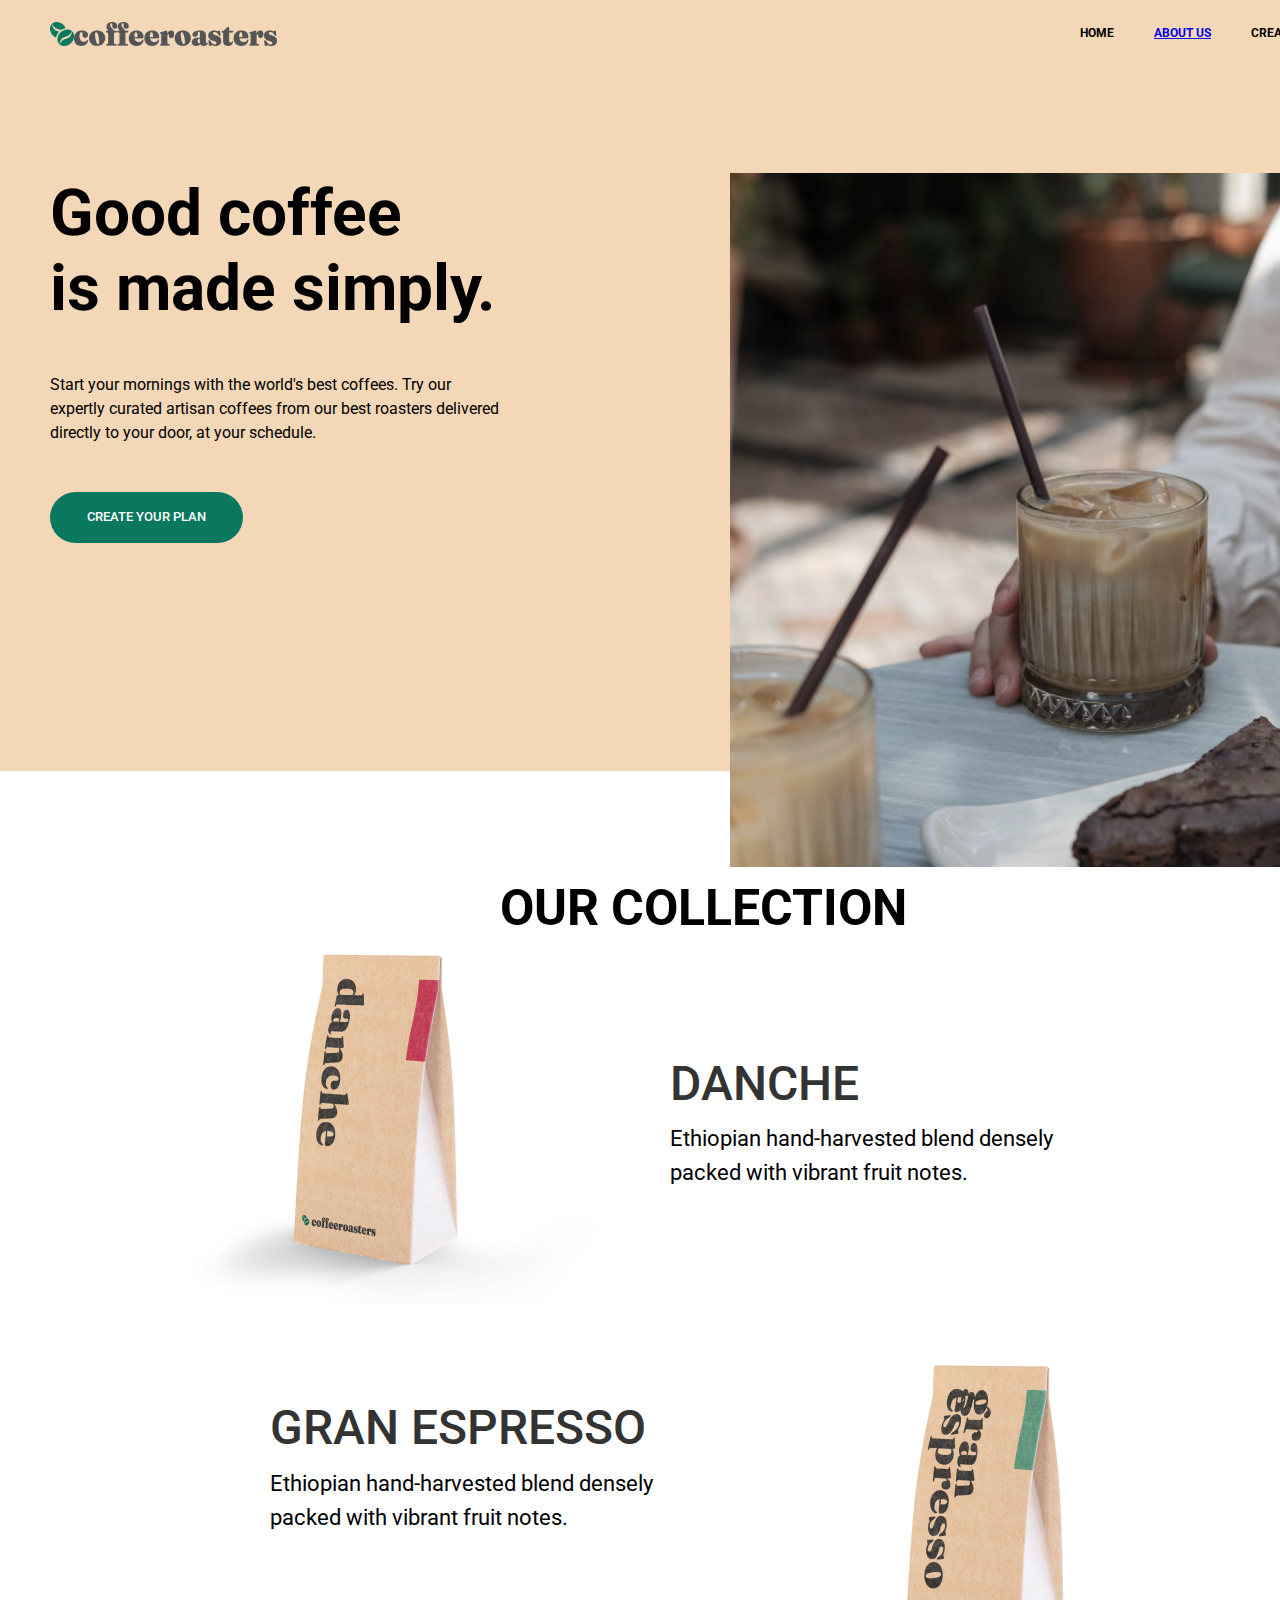
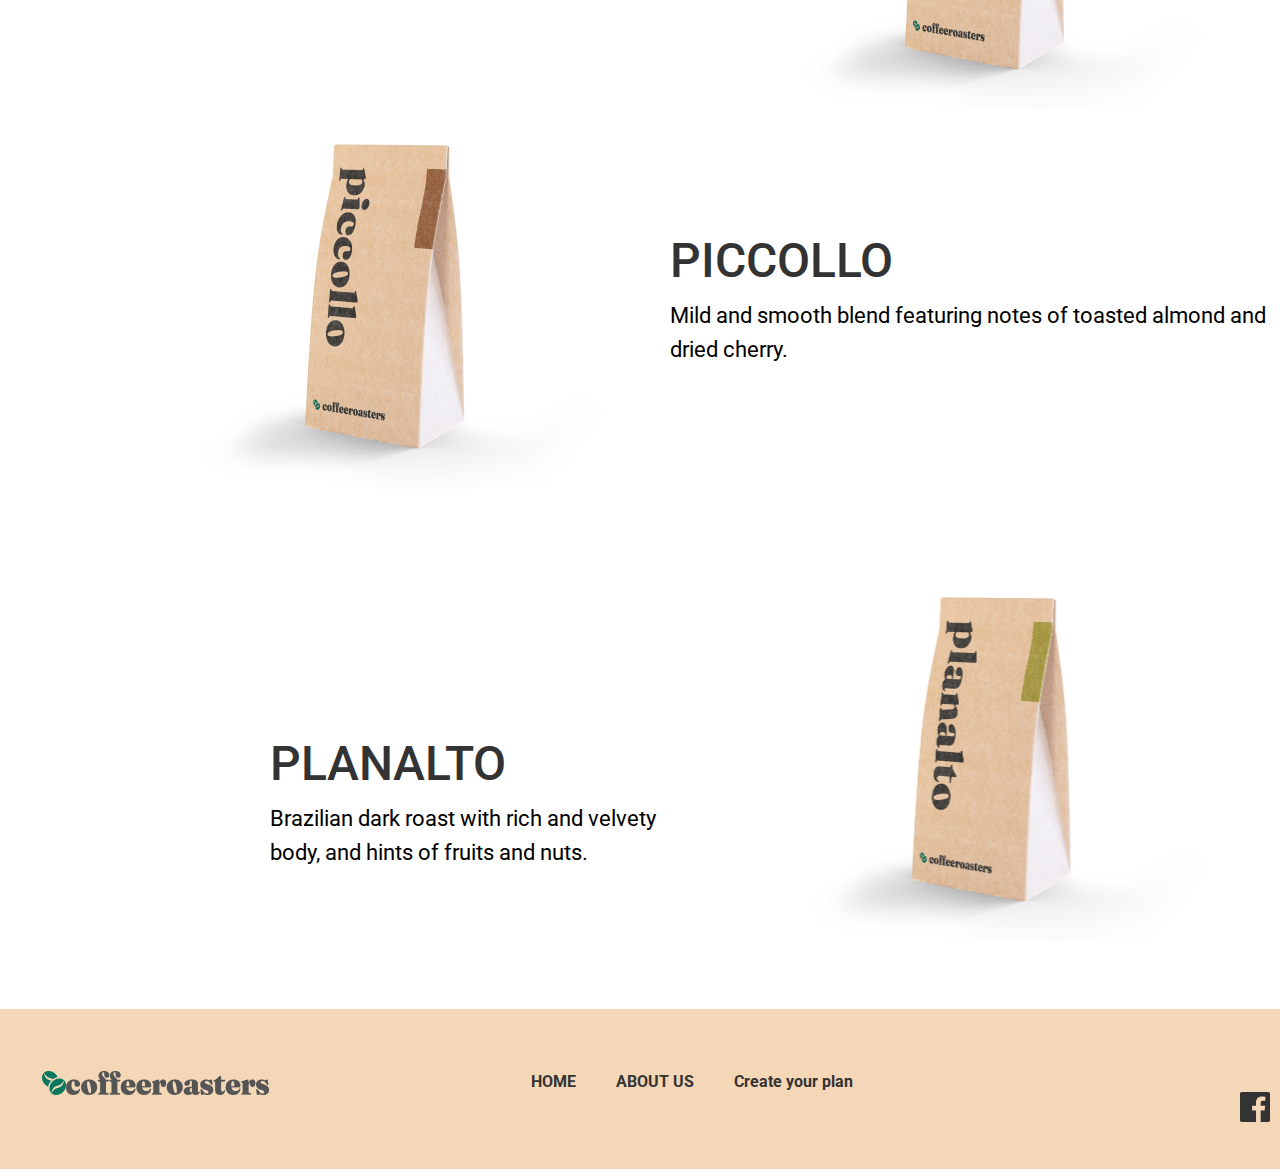
<file: index.html>
<!DOCTYPE html>
<html lang="en">
<head>
    <meta charset="UTF-8">
    <meta name="viewport" content="width=device-width, initial-scale=1.0">
    <title>Document</title>
</head>
<body>
    <link rel="stylesheet" href="style.css">
<header class="gg">
        <nav>
            <img src="Group 3614 (5).png" alt="">
            <ul class="pri">
                <li>HOME</li>
                <li class="ab"><a href="about.html ">ABOUT US</a></li>
                <li>CREATE YOUR PLAN</li>
            </ul>
        </nav>
    </header>
    <section>
        <div class="cc">
        <h1>Good coffee <br>
            is made simply.</h1>
            <p>Start your mornings with the world's best coffees. Try our <br>expertly curated artisan coffees from our best roasters delivered <br> directly to your door, at your schedule.</p>
            <button class="knopka">CREATE YOUR PLAN</button>
            <!-- <img src="img/image 40.png" alt="" class=not> -->
        </div>
        <img src="Rectangle 679 (5).png"alt="" style="margin-left: 730px;margin-top:-370px;"> 
        <div class="boom"></div>
        <h1 class="nov">OUR COLLECTION</h1>
        <section>
            <div class="clef">
                <img src="kopi4 (1).png" alt="">
                <h1 class="dan">DANCHE</h1>
                <p class="ban">Ethiopian hand-harvested blend densely <br> packed with vibrant fruit notes.</p>
            </div>
            <div class="clef">
                <h1 class="dani">GRAN ESPRESSO</h1>
                <p class="bani">Ethiopian hand-harvested blend densely <br> packed with vibrant fruit notes.</p>
                <img src="kopi1 copy (1).png" alt="" style="margin-left: 600px;margin-top: -200px;">
            </div>
            <div class="clef">
                <img src="kopi3 (1).png" alt="">
                <h1 class="dan">PICCOLLO</h1>
                <p class="ban">Mild and smooth blend featuring notes of toasted almond and dried cherry.</p>
            </div>
            <div class="clef">
                <img src="kopi2 (1).png" alt="" class="nn">
                <h1 class="danil">PLANALTO</h1>
                <p class="bani">Brazilian dark roast with rich and velvety <br>body, and hints of fruits and nuts.</p>
            </div>
        </section>
        <footer class="konrc">
            <img src="Group 3614 (5).png" alt="" style="margin: 62px 0px 74px 42px;">
            <ul>
                <li>HOME</li>
                <li>ABOUT US</li>
                <li>Create your plan</li>
            </ul>
            <img src="Path (9).svg" alt="" style="margin-left: 1240px;">
            <img src="Path (10).svg" alt="" style="margin-left: 1300px;margin-top: -100px;">
            <img src="Shape (3).svg" alt="" style="margin-left: 1360px;margin-top: -100px;">
        </footer>
</body>
</html>
</file>
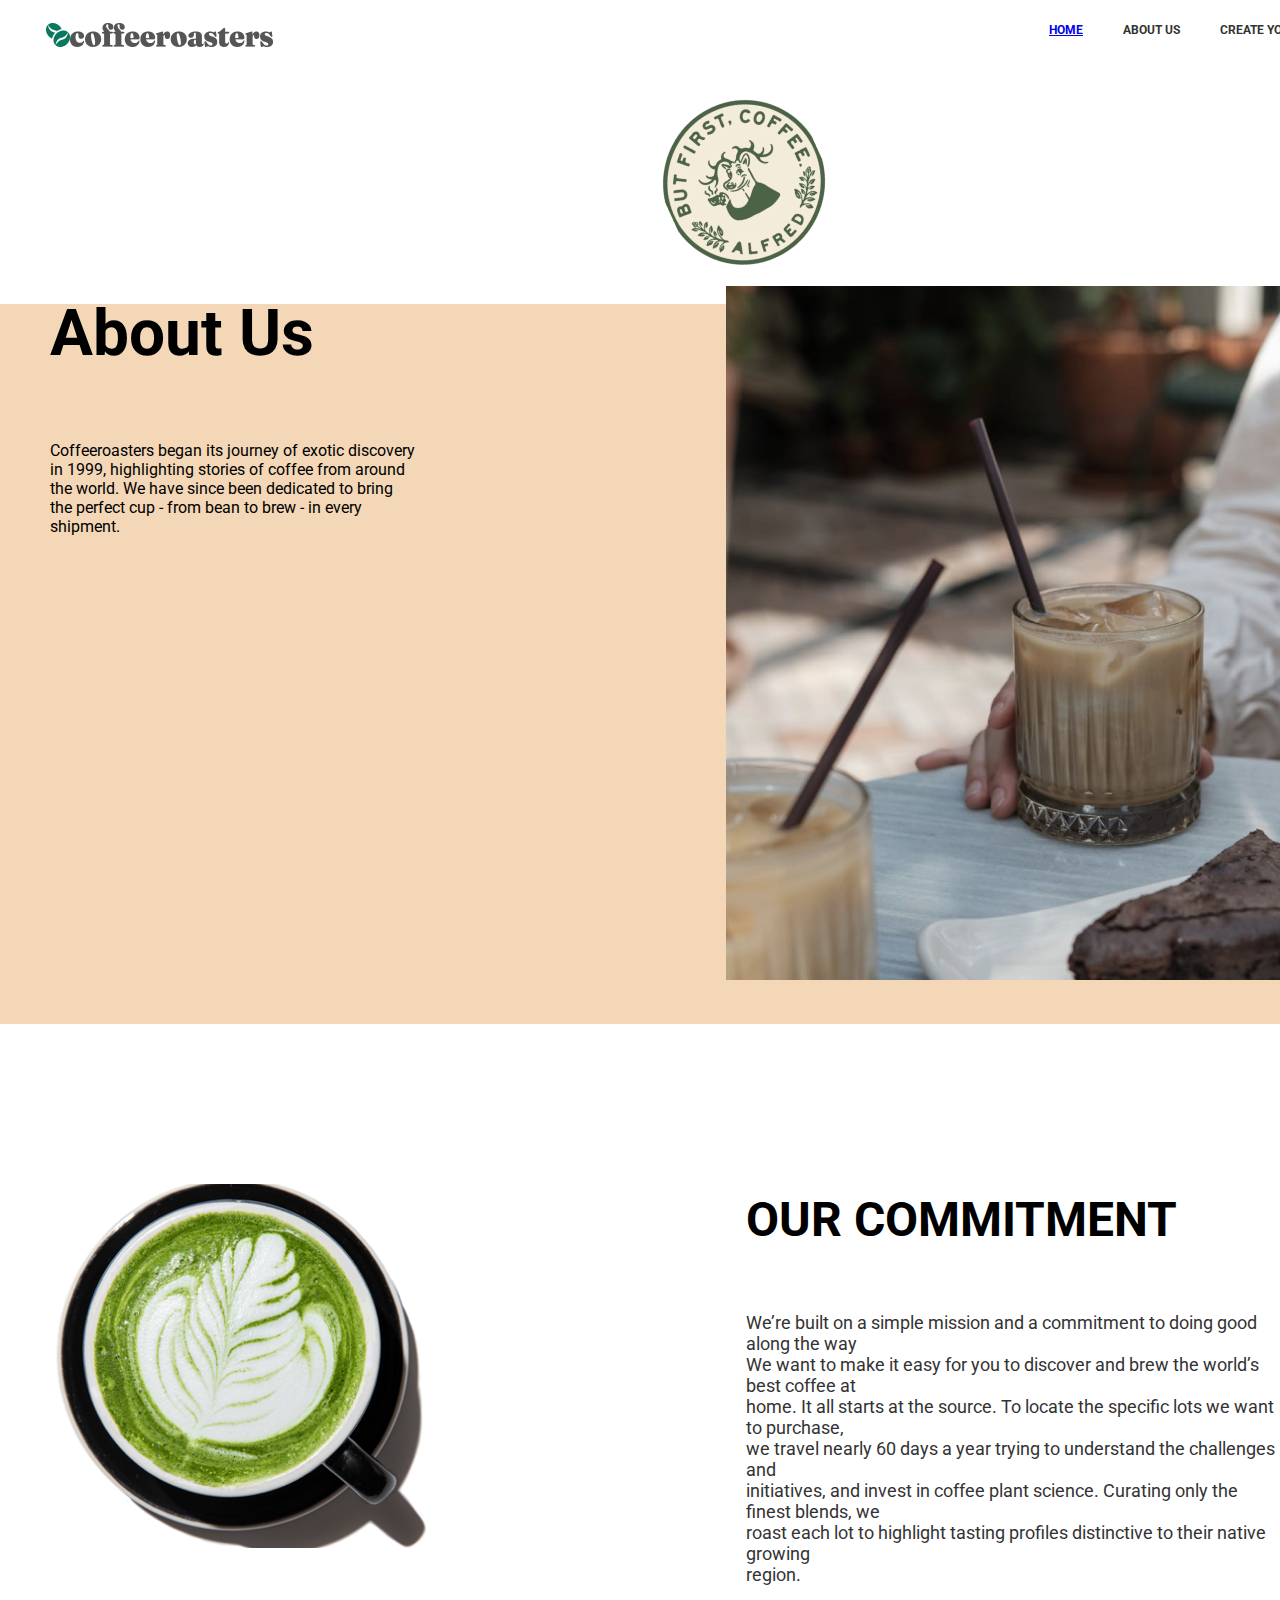
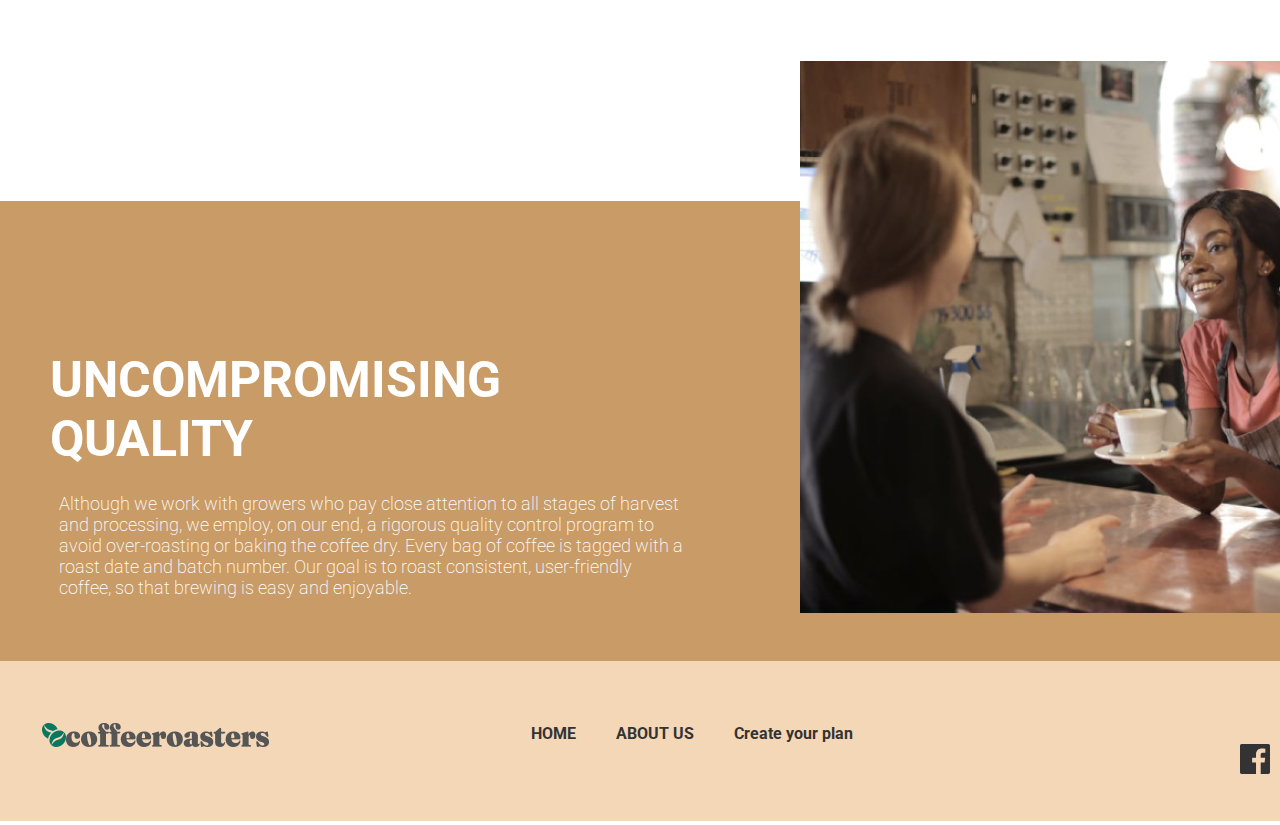
<file: about.html>
<!DOCTYPE html>
<html lang="en">
<head>
    <meta charset="UTF-8">
    <meta name="viewport" content="width=device-width, initial-scale=1.0">
    <title>Document</title>
    <link rel="stylesheet" href="style.css">
</head>
<body>
    <header class="headerik">
        <nav class="nana">
        <img src="Group 3614 (5).png" alt="">
        <ul>
            <li><a href="index.html">HOME</a></li>
            <li>ABOUT US</li>
            <li style="margin-right: 54px;">CREATE YOUR PLAN</li>
        </ul>
    </nav>
    </header>
    <img src="image 40 (3).png" alt="" class="nak">
    <section>
        <h1 class="aboutvop">About Us</h1>
        <p class="pvop">Coffeeroasters began its journey of exotic discovery <br> in 1999, highlighting stories of coffee from around <br>the world. We have since been dedicated to bring <br> the perfect cup - from bean to brew - in every <br> shipment.</p>
        <img src="Rectangle 679 (5).png" alt="" style="margin-left: 726px;margin-top: -250px;">
    </section>
    <div class="gles"></div>
    <section>
        <img src="cup-6 1.png" alt="" style="margin-top: 160px;margin-left: 55px;">
        <h1 class="okimagree">OUR COMMITMENT</h1>
        <p class="pvpbro">We’re built on a simple mission and a commitment to doing good along the way <br> We want to make it easy for you to discover and brew the world’s best coffee at <br>home. It all starts at the source. To locate the specific lots we want to purchase,<br> we travel nearly 60 days a year trying to understand the challenges and <br> initiatives, and invest in coffee plant science. Curating only the finest blends, we <br>roast each lot to highlight tasting profiles distinctive to their native growing <br>region.</p>
    </section>
    <section class="bhabs">
        <h1 class="dff">UNCOMPROMISING<br>QUALITY</h1>
        <p class="xzz">Although we work with growers who pay close attention to all stages of harvest <br>and processing, we employ, on our end, a rigorous quality control program to <br> avoid over-roasting or baking the coffee dry. Every bag of coffee is tagged with a <br>roast date and batch number. Our goal is to roast consistent, user-friendly <br> coffee, so that brewing is easy and enjoyable.</p>
        <img src="Rectangle 681.png" alt="" style="margin-left: 800px;margin-top: -700px;">
    </section>
    <footer class="konrc" style="margin-top: -50px;">
        <img src="Group 3614 (5).png" alt="" style="margin: 62px 0px 74px 42px;">
        <ul>
            <li>HOME</li>
            <li>ABOUT US</li>
            <li>Create your plan</li>
        </ul>
        <img src="Path (9).svg" alt="" style="margin-left: 1240px;">
        <img src="Path (10).svg" alt="" style="margin-left: 1300px;margin-top: -100px;">
        <img src="Shape (3).svg" alt="" style="margin-left: 1360px;margin-top: -100px;">
    </footer>
</body>
</html>
</file>
<file: style.css>
@import url('https://fonts.googleapis.com/css2?family=Roboto:ital,wght@0,100;0,300;0,400;0,500;0,700;0,900;1,100;1,300;1,400;1,500;1,700;1,900&display=swap');

*{
    margin: 0;
    padding: 0;
    box-sizing: border-box;
    list-style: none;
    font-family: "Roboto", serif;

}
.gg{
    width: 1340px;
    height: 24px;
    margin-top: 22px;
    margin-left: 50px;
    font-size: 12px;
    font-weight: 700;
    line-height: 14.06px;
    display: flex;
    background-color: #F3D7B7;
}
nav{
    display: flex;
}
.pri{
    margin-left: 803px;
    display: flex;
    gap: 40px;
    margin-top: 4px;
}
.ab{
font-size: 12px;
font-weight: 700;
line-height: 14.06px;
}
.cc h1{
    margin-top: 130px;
    font-size: 64px;
    font-weight: 700;
    line-height: 75px;
    margin-left: 50px;
}
.cc p{
    font-size: 16px;
    font-weight: 400;
    line-height: 24px;
    text-align: left;
    text-decoration-skip-ink: none;
    margin-top: 47px;
    margin-left: 50px;
}
.knopka{
    font-size: 13px;
    font-weight: 500;
    line-height: 18.75px;
    width:193px;
    height: 51px;
    border-radius: 100px;
    margin-left: 50px;
    margin-top: 47px;
    background-color: #0A775F;
    color: white;
    border: none;
}
.booo{
    width: 1440px;
    height: 800px;
    background-color: #F3D7B7;
    margin-top: -1000;
}
.not{
    position: relative;
    animation-name: not;
    animation-duration: 5s;
    animation-iteration-count: infinite;
    animation-timing-function: linear;
}
.not:hover{
   transform: rotate(360deg);
   animation: 3s linear infinite rotate;
}
@keyframes rotation {
    0% {
        transform:rotate(0deg);
    }
    100% {
        transform:rotate(360deg);
    }
}   
.boom{
    width: 1440px;
    height: 910px;
    background: #F3D7B7;
    margin-top: -1010px;
}
.nov{
    margin-top: 108px;
    margin-left: 500px;
font-size: 50px;
font-weight: 700;
}
.clef{
    margin-left: 163px;
}
.dan{
    font-size: 48px;
    font-weight: 500;
    line-height: 56.25px;
    color: #333333;
    margin-left: 507px;
    margin-top: -260px;
}
.ban{
    margin-left: 507px;
    margin-top: 10px;
    font-size: 22px;
    font-weight: 400;
    line-height: 34px;
}
.dani{
    margin-top: 210px;
    font-size: 48px;
    font-weight: 500;
    line-height: 56.25px;
    color: #333333;
    margin-left: 107px;
}
.bani{
    margin-left: 107px;
    margin-top: 10px;
    font-size: 22px;
    font-weight: 400;
    line-height: 34px;
}
.nn{
    width: 451.25px;
    height: 375px;
    margin-left: 607px;
    margin-top: 200px;
}
.danil{
    margin-top: -210px;
    font-size: 48px;
    font-weight: 500;
    line-height: 56.25px;
    color: #333333;
    margin-left: 107px;
}
.konrc{
    width: 1440px;
    height: 160px;
    background-color: #F3D7B7;
    margin-top: 139px;
}
.konrc ul{
    margin-top: -100px;
    display: flex;
    gap: 40px;
    margin-left: 531px;
    font-size: 16px;
    font-weight: 700;
    line-height: 18.75px;
    color: #333333;
}
/* .headerik{
    width: 1440px;
    height: 720px;
    background-color: #F3D7B7;
} */
.nana{
    display: flex;
    justify-content: space-between;
    width: 1340px;
    height: 24px;
    margin-left: 46px;
    margin-top: 23px;
}
.nana ul{
    display: flex;
    gap: 40px;
    font-size: 12px;
    font-weight: 700;
    line-height: 14.06px;
    color: #333333;
}
.nak{
    margin-top: 26px;
    margin-left: 638px;
    /* animation-name: abb;
    animation-duration: 10s; */
    animation: abb 10s linear infinite;
}
@keyframes abb{
    1%{
        transform: rotate(25.62 deg);
    }
    100%{
        transform: rotate(360deg);
    }
}
.aboutvop{
    font-size: 64px;
    font-weight: 700;
    line-height: 75px;
    margin-left: 50px;
}
.pvop{
    margin-top: 70px;
    margin-left: 50px;
}
.gles{
    width: 1440px;
    height: 720px;
    background: #F3D7B7;
    margin-top: -680px;
}
.pvpbro{
    font-size: 18px;
    font-weight: 400;
    margin-left: 746px;
    color: #333333;
    margin-top: 64px;
}
.okimagree{
    font-size: 48px;
    font-weight: 700;
    margin-left: 746px;
    line-height: 56.25px;
    margin-top: -360px;
}
.bhabs{
    width: 1440px;
    height: 510px;
    background: #C99B67;
    margin-top: 216px;
    padding-top: 50px;
}
.dff{
    font-size: 50px;
    font-weight: 700;
    line-height: 58.59px;
    color: #FFFFFF;
    margin-left: 50px;
    margin-top: 100px;
}
.xzz{
    font-size: 18px;
    font-weight: 200;
    color: white;
    margin-left: 59px;
    margin-top: 25px;
}
</file>
